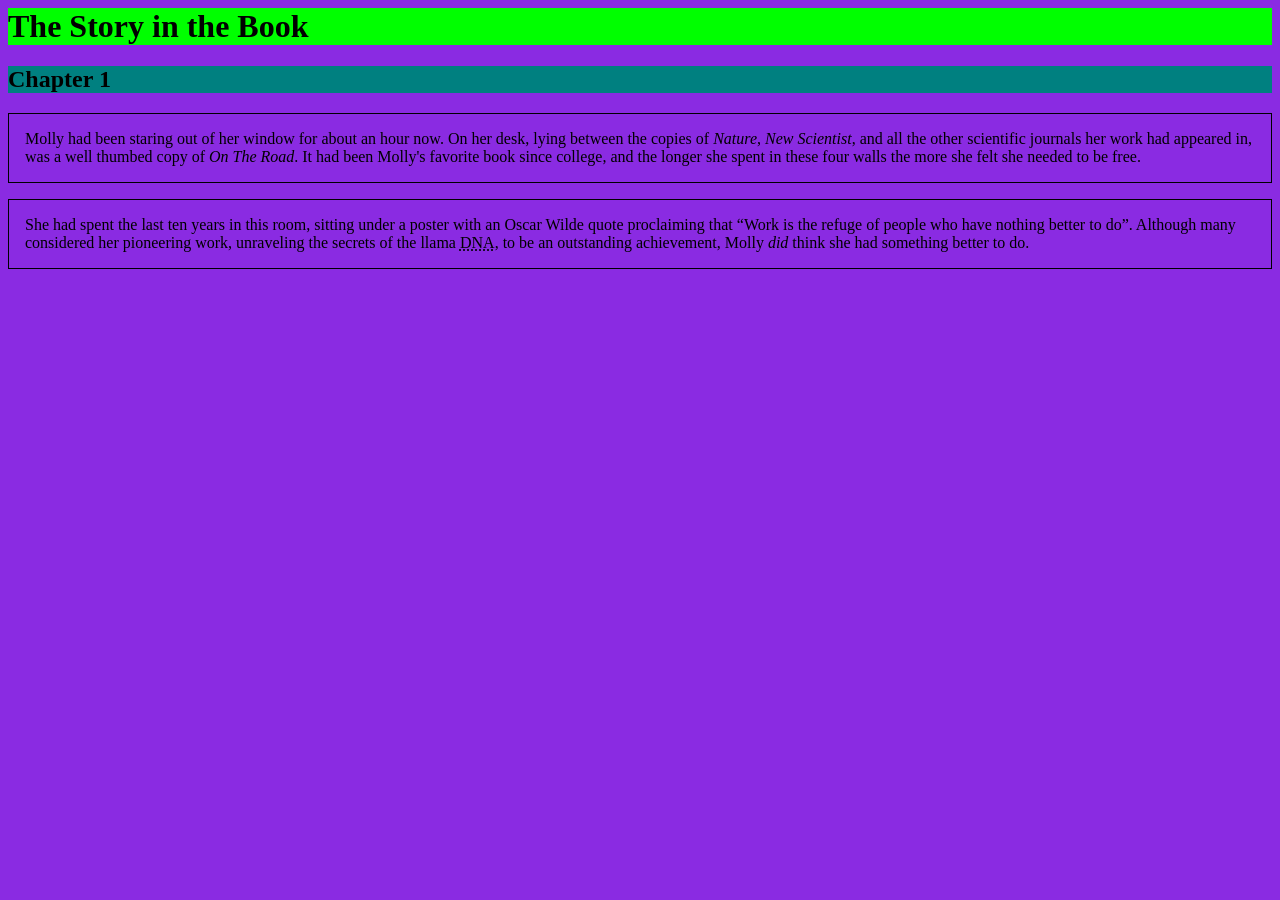
<file: assignment 3.html>
<html>
<head>
        <link href="assignment 3.css" rel="stylesheet">  
 <title>Text</title>
</head>
<body>
 <h1>The Story in the Book</h1>
 <h2>Chapter 1</h2>
 <p>Molly had been staring out of her window for about
 an hour now. On her desk, lying between the copies
 of <i>Nature</i>, <i>New Scientist</i>, and all
 the other scientific journals her work had
 appeared in, was a well thumbed copy of <cite>On
 The Road</cite>. It had been Molly's favorite book
 since college, and the longer she spent in these
 four walls the more she felt she needed to be
 free.</p>
 <p>She had spent the last ten years in this room,
 sitting under a poster with an Oscar Wilde quote
 proclaiming that <q>Work is the refuge of
 people who have nothing better to do</q>. Although
 many considered her pioneering work, unraveling
 the secrets of the llama <abbr
 title="Deoxyribonucleic acid">DNA</abbr>, to be an
 outstanding achievement, Molly <em>did</em> think
 she had something better to do.</p>
</body>
</html>
</file>
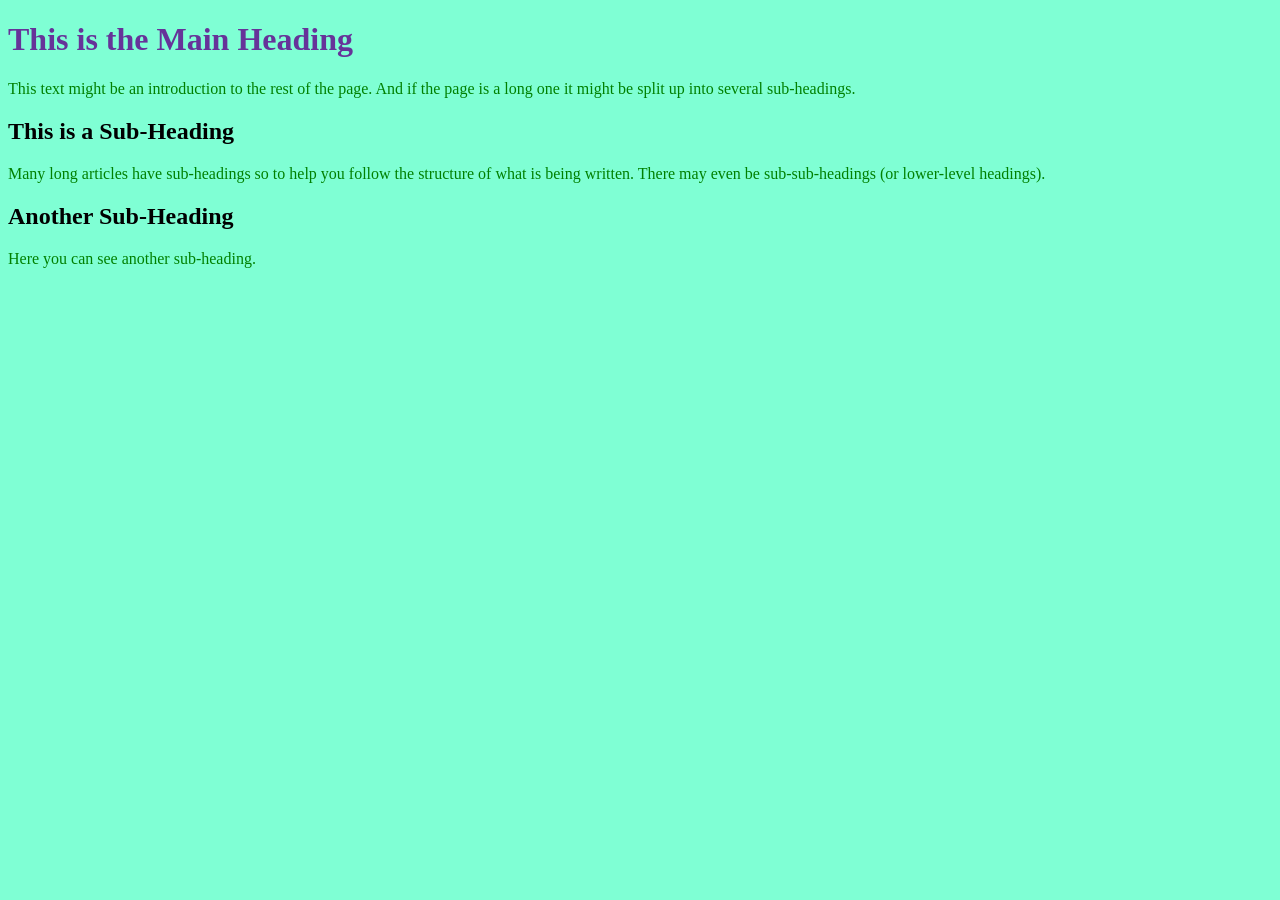
<file: assignment.html>
<!Doctype html>
<link rel="stylesheet" href="style.css"> 
<body>
    <h1>This is the Main Heading</h1>
    <p>This text might be an introduction to the rest of
        the page. And if the page is a long one it might
        be split up into several sub-headings.<p>
            <h2>This is a Sub-Heading</h2>
            <p>Many long articles have sub-headings so to help
                you follow the structure of what is being written.
                There may even be sub-sub-headings (or lower-level
                headings).</p>
            <h2>Another Sub-Heading</h2>
            <p>Here you can see another sub-heading.</p>
</body>
</html>
</file>
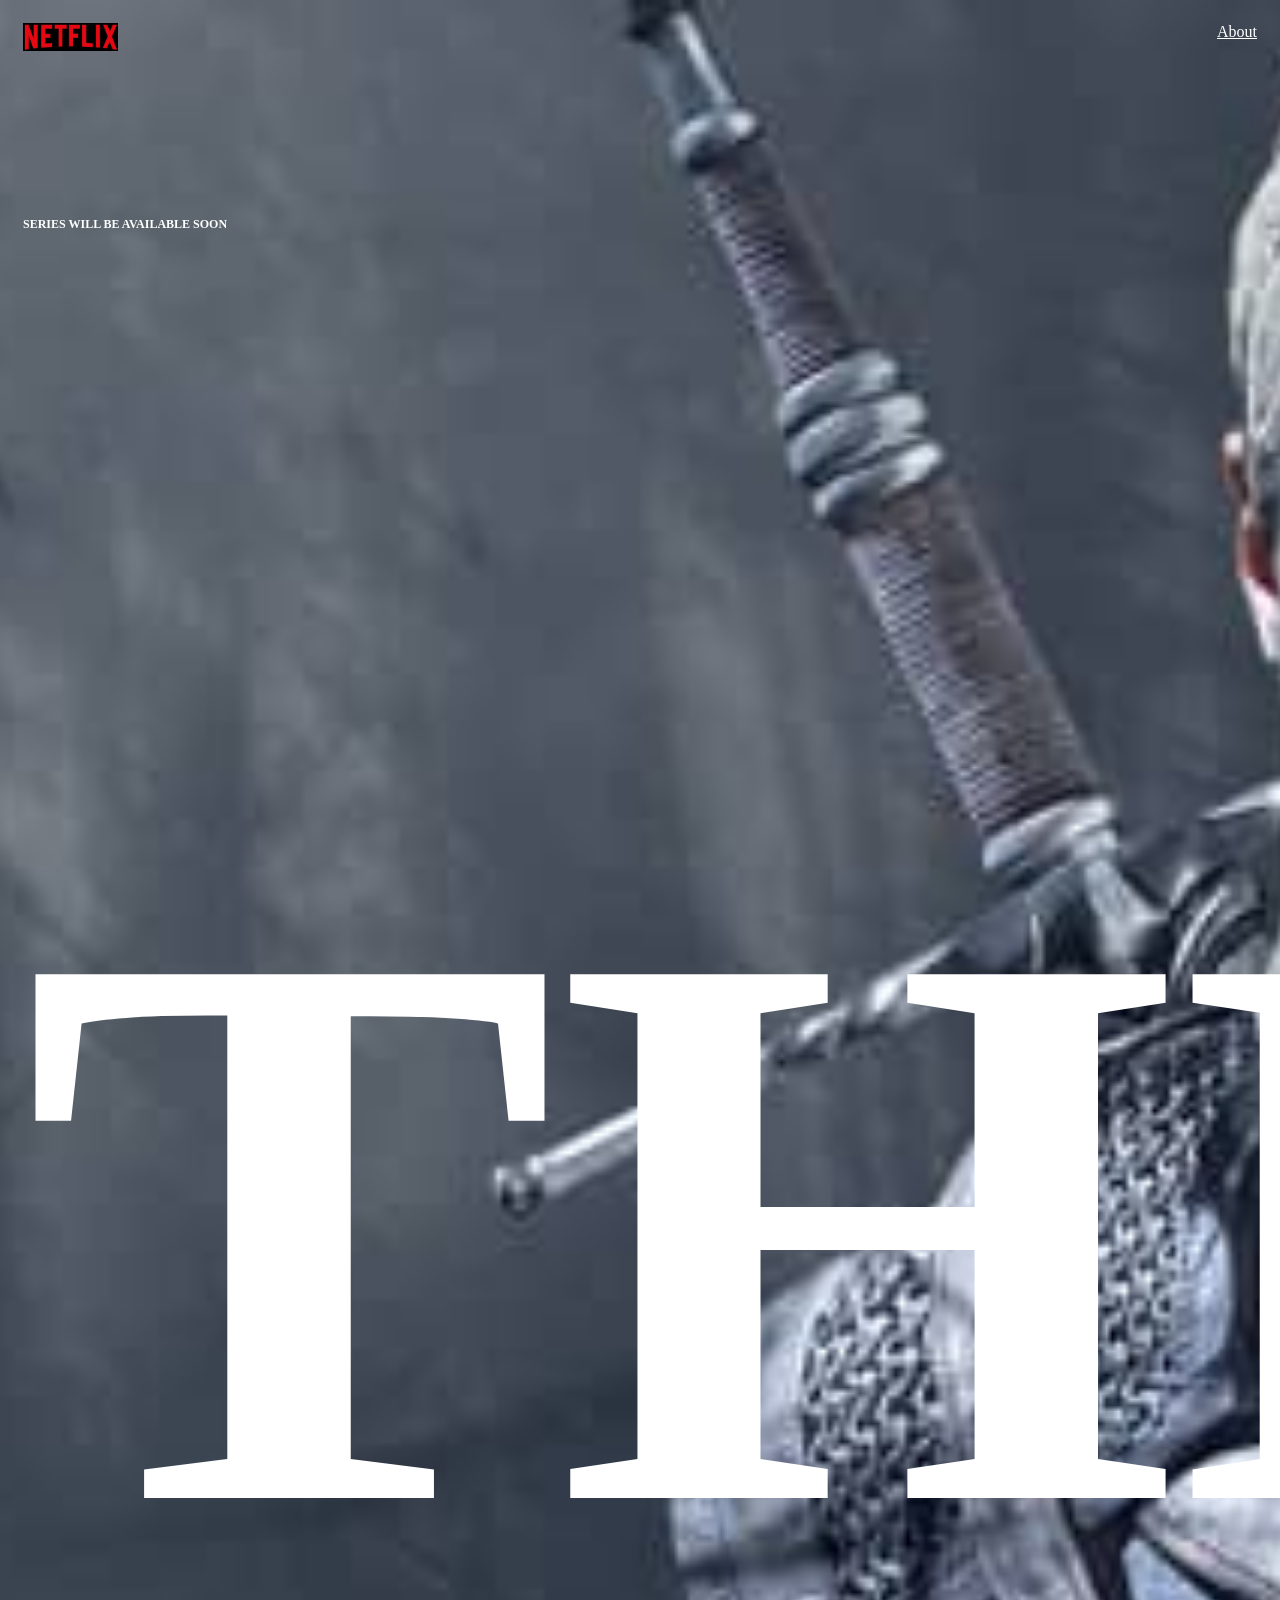
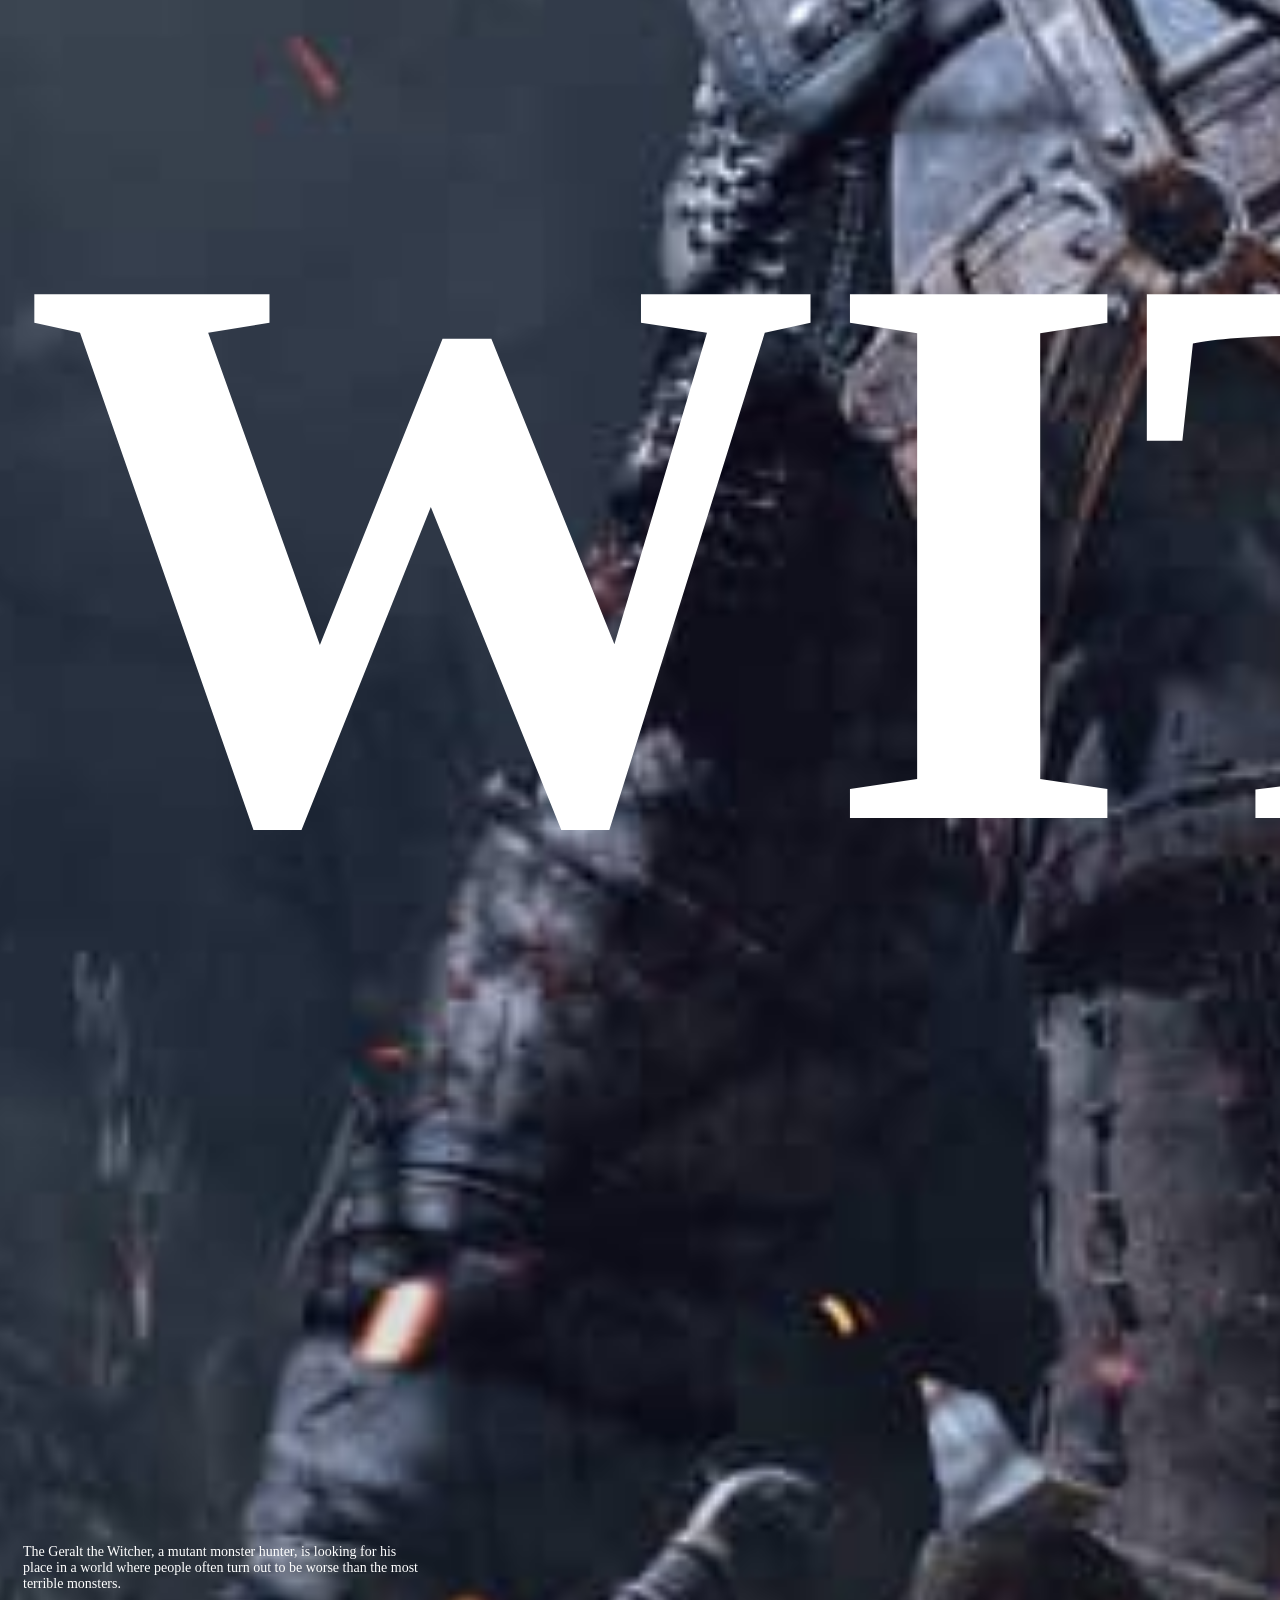
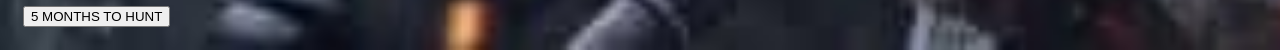
<file: witcher.html>
<!DOCTYPE html>
<html>

<head>
    <link href="witcher.css" rel="stylesheet">
    <title>
        the witcher
    </title>
</head>

<body>
    <div class="navbar">
        <img src="net.png" alt="logo" class="logo" />
        
        <a href="About">About</a>
        </nav>
        <main class="row">
            <div class="column">
                <h3 class="first">series will be available soon</h3>
                <h1 class="second">The witcher</h1>
                <p class="paragraph"> The Geralt the Witcher, a mutant monster hunter, is looking for his place in a
                    world where people often turn out to be worse than the most terrible monsters.
                </p>
            </div class="dema">
            <button class="button">5 MONTHS TO HUNT</button>
    </div>
    </div>
    </main>
</body>

</html>
</file>
<file: assignment 3.css>
body{
    background-color: blueviolet
}
p{
    border: 1px solid black
}
P{
    padding: 1em
}
h1{
    background-color: lime
}
h2{
    background-color: teal
}
h3{
    background-color: beige
}
</file>
<file: style.css>
Body{
    background-color: aquamarine
}
h1{
    color:rebeccapurple
}
p{
    color:rgb(0, 128, 0)
}
</file>
<file: witcher.css>
body{
    background-image: url(witch.jpg);
    background-size: cover;
    background-repeat: no-repeat;
    background-position: top;
}

.logo {
    width: 95px;
}

.navbar{
    padding: 15px
}

.navbar a{
    float:right;
     color: white;
     text-decoration-color: none;
}

.column p{
    font-size: 14px;
}

.column {
    width: 400px;
    color: white;
    padding-top: 150px;
}

.first {
    font-size: 12px;
    text-transform: uppercase;
}

.second{
    text-transform: uppercase;
    font-size: 50em;
}
</file>
